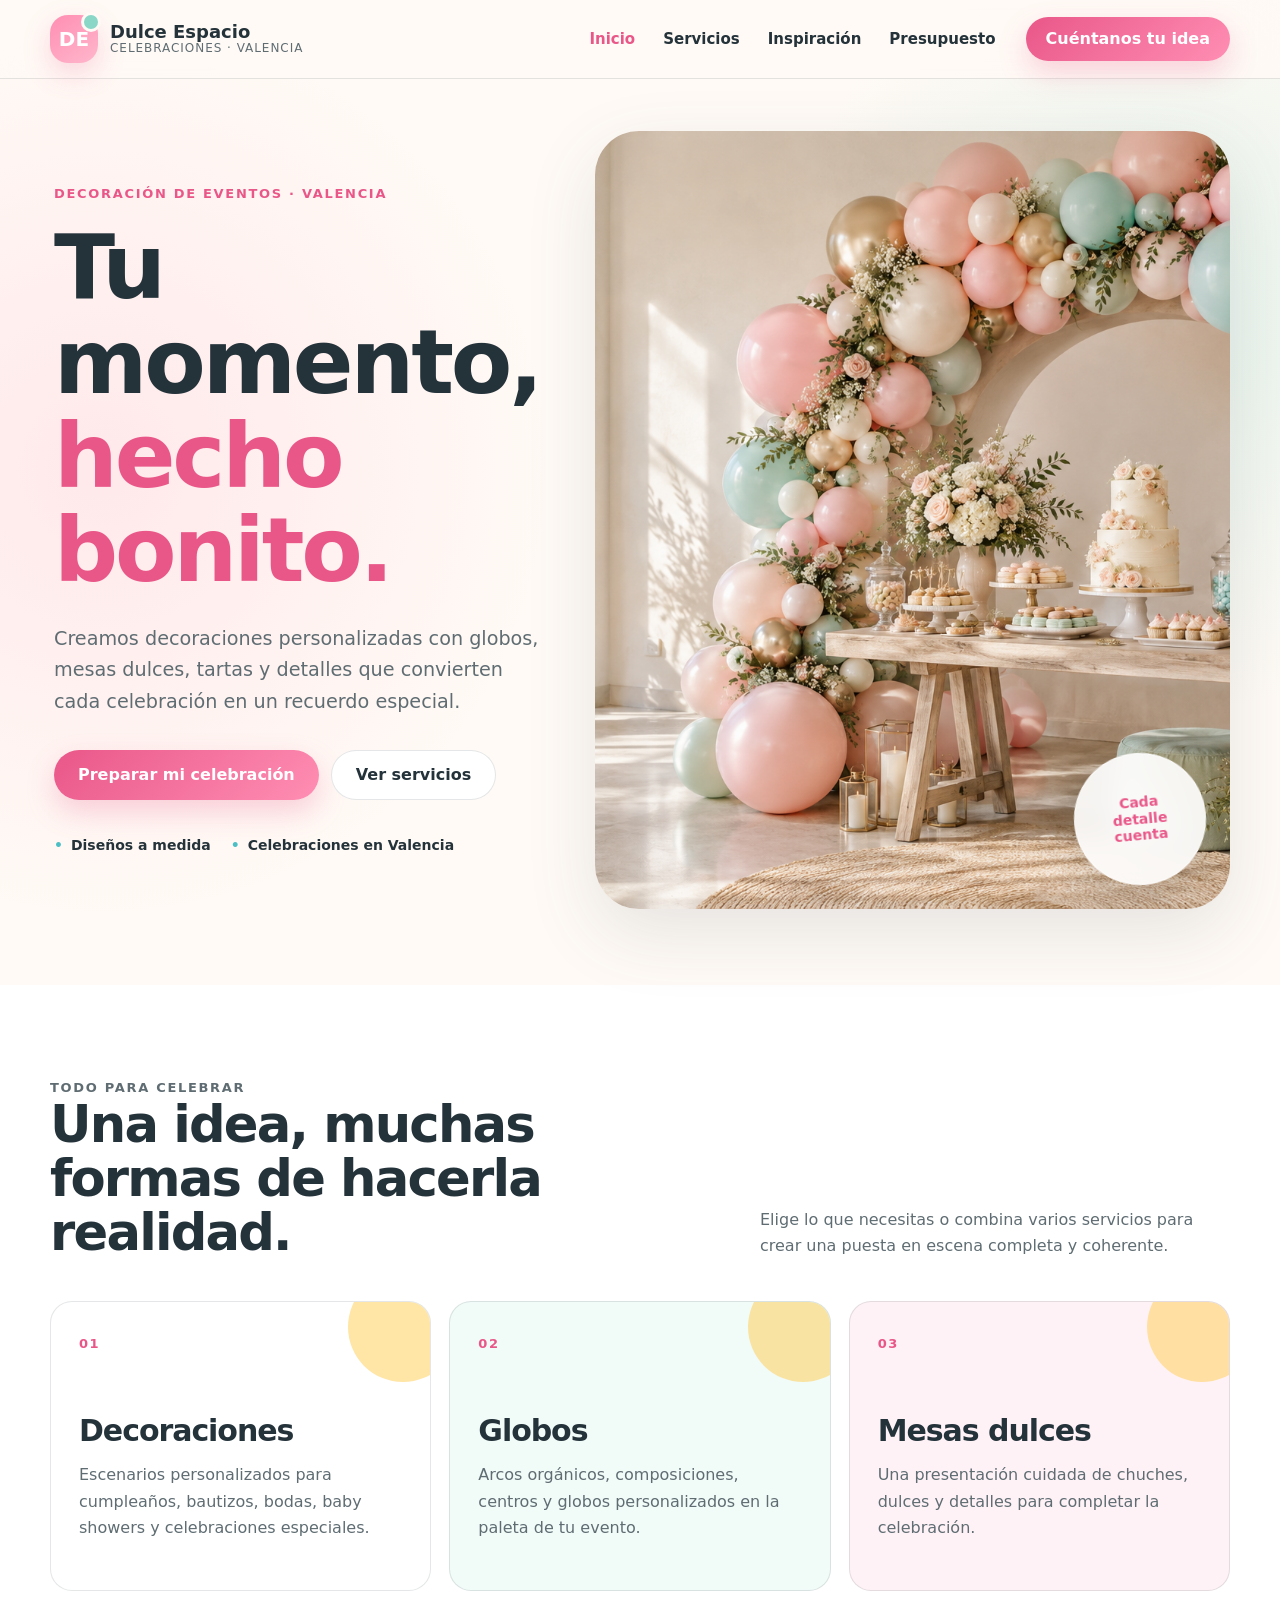
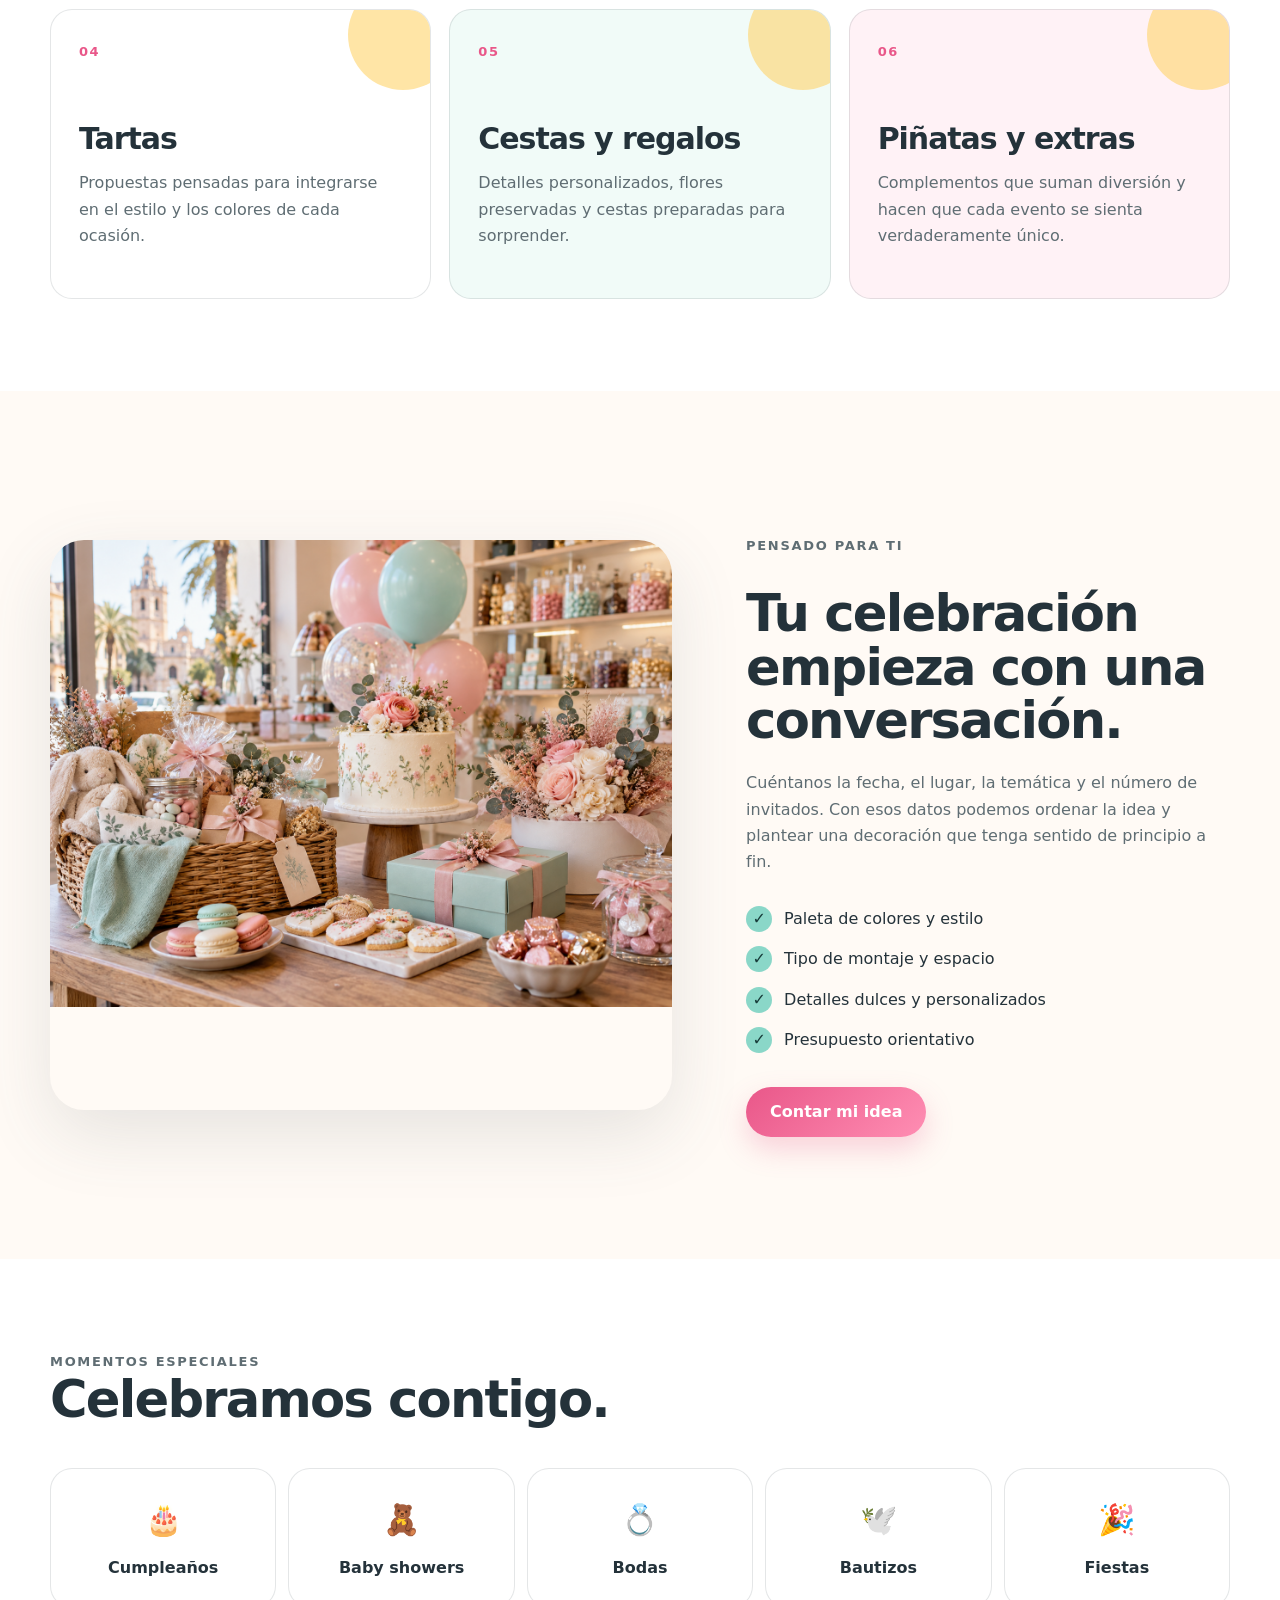
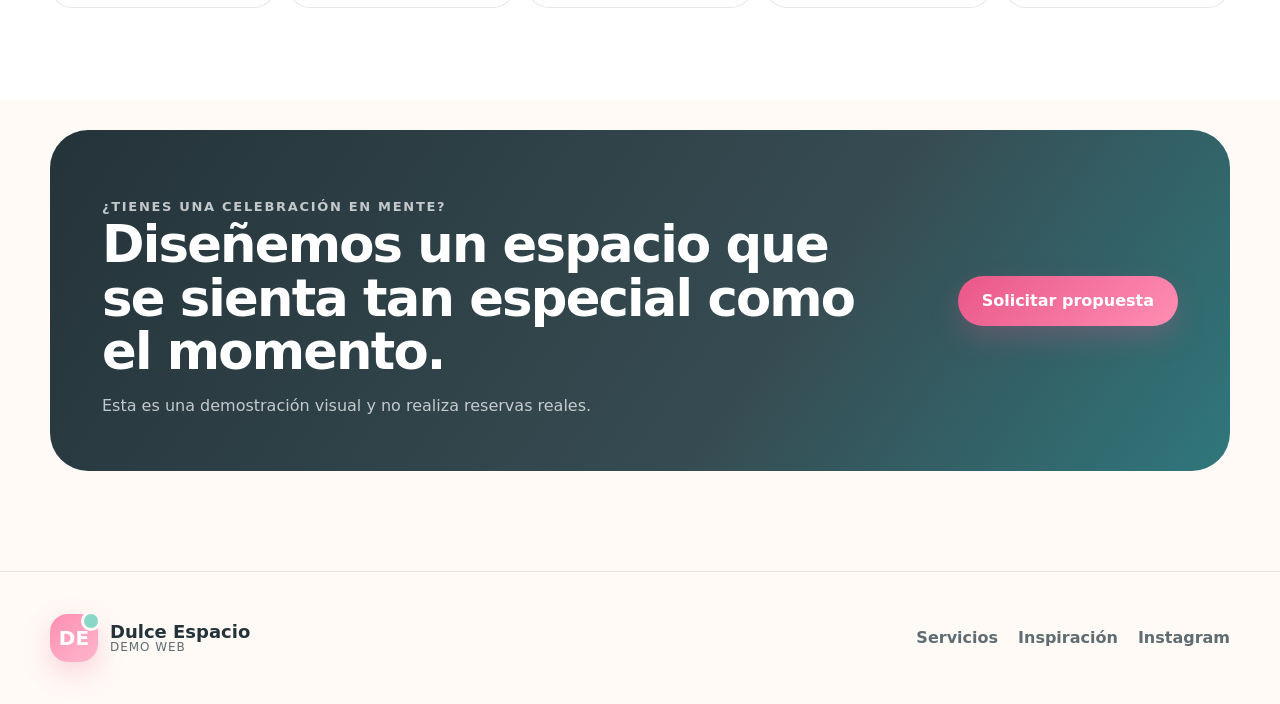
<file: index.html>
<!doctype html>
<html lang="es">
<head>
  <meta charset="utf-8">
  <meta name="viewport" content="width=device-width, initial-scale=1">
  <meta name="description" content="Demo web para Dulce Espacio: decoración personalizada de eventos, globos, mesas dulces y detalles en Valencia.">
  <title>Dulce Espacio · Decoración de eventos en Valencia</title>
  <link rel="icon" href="favicon.svg" type="image/svg+xml">
  <link rel="stylesheet" href="styles.css">
</head>
<body>
  <header class="site-header">
    <nav class="nav shell" aria-label="Navegación principal">
      <a class="brand" href="index.html" aria-label="Dulce Espacio, inicio">
        <span class="brand-mark">DE</span>
        <span class="brand-copy"><strong>Dulce Espacio</strong><span>Celebraciones · Valencia</span></span>
      </a>
      <button class="menu-button" data-menu aria-expanded="false" aria-label="Abrir menú">☰</button>
      <div class="nav-links" data-nav-links>
        <a href="index.html" aria-current="page">Inicio</a>
        <a href="servicios.html">Servicios</a>
        <a href="galeria.html">Inspiración</a>
        <a href="presupuesto.html">Presupuesto</a>
      </div>
      <a class="button button-primary button-small nav-cta" href="presupuesto.html">Cuéntanos tu idea</a>
    </nav>
  </header>

  <main>
    <section class="hero">
      <div class="shell hero-grid">
        <div class="hero-copy">
          <p class="eyebrow">Decoración de eventos · Valencia</p>
          <h1>Tu momento, <em>hecho bonito.</em></h1>
          <p class="lead">Creamos decoraciones personalizadas con globos, mesas dulces, tartas y detalles que convierten cada celebración en un recuerdo especial.</p>
          <div class="hero-actions">
            <a class="button button-primary" href="presupuesto.html">Preparar mi celebración</a>
            <a class="button button-secondary" href="servicios.html">Ver servicios</a>
          </div>
          <div class="hero-proof"><span>Diseños a medida</span><span>Celebraciones en Valencia</span></div>
        </div>
        <div class="hero-media">
          <img src="assets/hero-evento.png" alt="Decoración elegante con arco de globos y mesa dulce en tonos pastel">
          <div class="hero-sticker">Cada detalle cuenta</div>
        </div>
      </div>
    </section>

    <section class="section section-alt">
      <div class="shell">
        <div class="section-heading">
          <div><p class="eyebrow">Todo para celebrar</p><h2>Una idea, muchas formas de hacerla realidad.</h2></div>
          <p>Elige lo que necesitas o combina varios servicios para crear una puesta en escena completa y coherente.</p>
        </div>
        <div class="card-grid">
          <article class="service-card"><span class="service-dot"></span><span class="service-number">01</span><h3>Decoraciones</h3><p>Escenarios personalizados para cumpleaños, bautizos, bodas, baby showers y celebraciones especiales.</p></article>
          <article class="service-card"><span class="service-dot"></span><span class="service-number">02</span><h3>Globos</h3><p>Arcos orgánicos, composiciones, centros y globos personalizados en la paleta de tu evento.</p></article>
          <article class="service-card"><span class="service-dot"></span><span class="service-number">03</span><h3>Mesas dulces</h3><p>Una presentación cuidada de chuches, dulces y detalles para completar la celebración.</p></article>
          <article class="service-card"><span class="service-dot"></span><span class="service-number">04</span><h3>Tartas</h3><p>Propuestas pensadas para integrarse en el estilo y los colores de cada ocasión.</p></article>
          <article class="service-card"><span class="service-dot"></span><span class="service-number">05</span><h3>Cestas y regalos</h3><p>Detalles personalizados, flores preservadas y cestas preparadas para sorprender.</p></article>
          <article class="service-card"><span class="service-dot"></span><span class="service-number">06</span><h3>Piñatas y extras</h3><p>Complementos que suman diversión y hacen que cada evento se sienta verdaderamente único.</p></article>
        </div>
      </div>
    </section>

    <section class="section">
      <div class="shell editorial">
        <div class="editorial-media"><img src="assets/detalles-regalos.png" alt="Cesta de regalo, tarta y detalles artesanales en tonos pastel"></div>
        <div class="editorial-copy">
          <p class="eyebrow">Pensado para ti</p>
          <h2>Tu celebración empieza con una conversación.</h2>
          <p>Cuéntanos la fecha, el lugar, la temática y el número de invitados. Con esos datos podemos ordenar la idea y plantear una decoración que tenga sentido de principio a fin.</p>
          <ul class="check-list"><li>Paleta de colores y estilo</li><li>Tipo de montaje y espacio</li><li>Detalles dulces y personalizados</li><li>Presupuesto orientativo</li></ul>
          <a class="button button-primary" href="presupuesto.html">Contar mi idea</a>
        </div>
      </div>
    </section>

    <section class="section section-alt">
      <div class="shell">
        <div class="section-heading"><div><p class="eyebrow">Momentos especiales</p><h2>Celebramos contigo.</h2></div></div>
        <div class="occasion-strip">
          <div class="occasion"><span>🎂</span>Cumpleaños</div><div class="occasion"><span>🧸</span>Baby showers</div><div class="occasion"><span>💍</span>Bodas</div><div class="occasion"><span>🕊️</span>Bautizos</div><div class="occasion"><span>🎉</span>Fiestas</div>
        </div>
      </div>
    </section>

    <section class="shell quote-band">
      <div><p class="eyebrow">¿Tienes una celebración en mente?</p><h2>Diseñemos un espacio que se sienta tan especial como el momento.</h2><p>Esta es una demostración visual y no realiza reservas reales.</p></div>
      <a class="button button-primary" href="presupuesto.html">Solicitar propuesta</a>
    </section>
  </main>

  <footer class="site-footer"><div class="shell footer-grid"><a class="brand" href="index.html"><span class="brand-mark">DE</span><span class="brand-copy"><strong>Dulce Espacio</strong><span>Demo web</span></span></a><div class="footer-links"><a href="servicios.html">Servicios</a><a href="galeria.html">Inspiración</a><a href="https://www.instagram.com/dulceespacio_vlc/">Instagram</a></div></div></footer>
  <script src="script.js"></script>
</body>
</html>
</file>
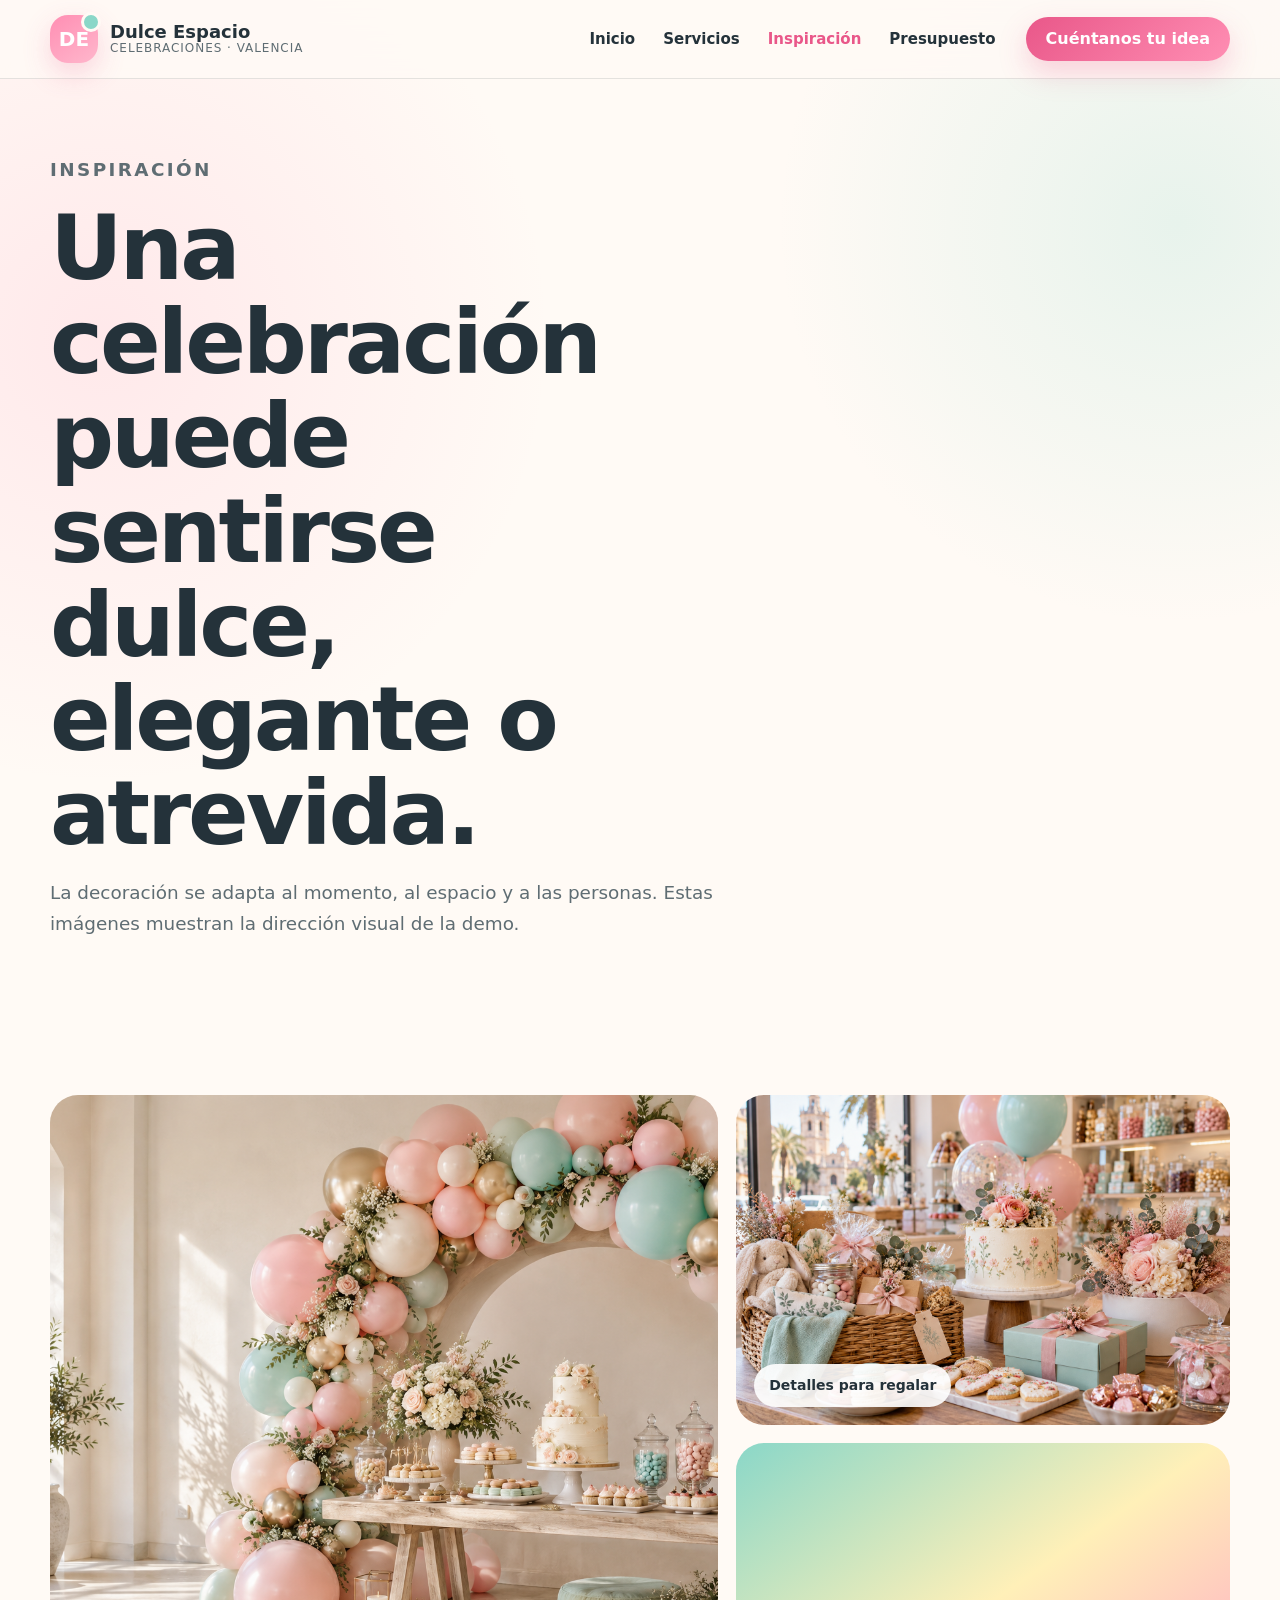
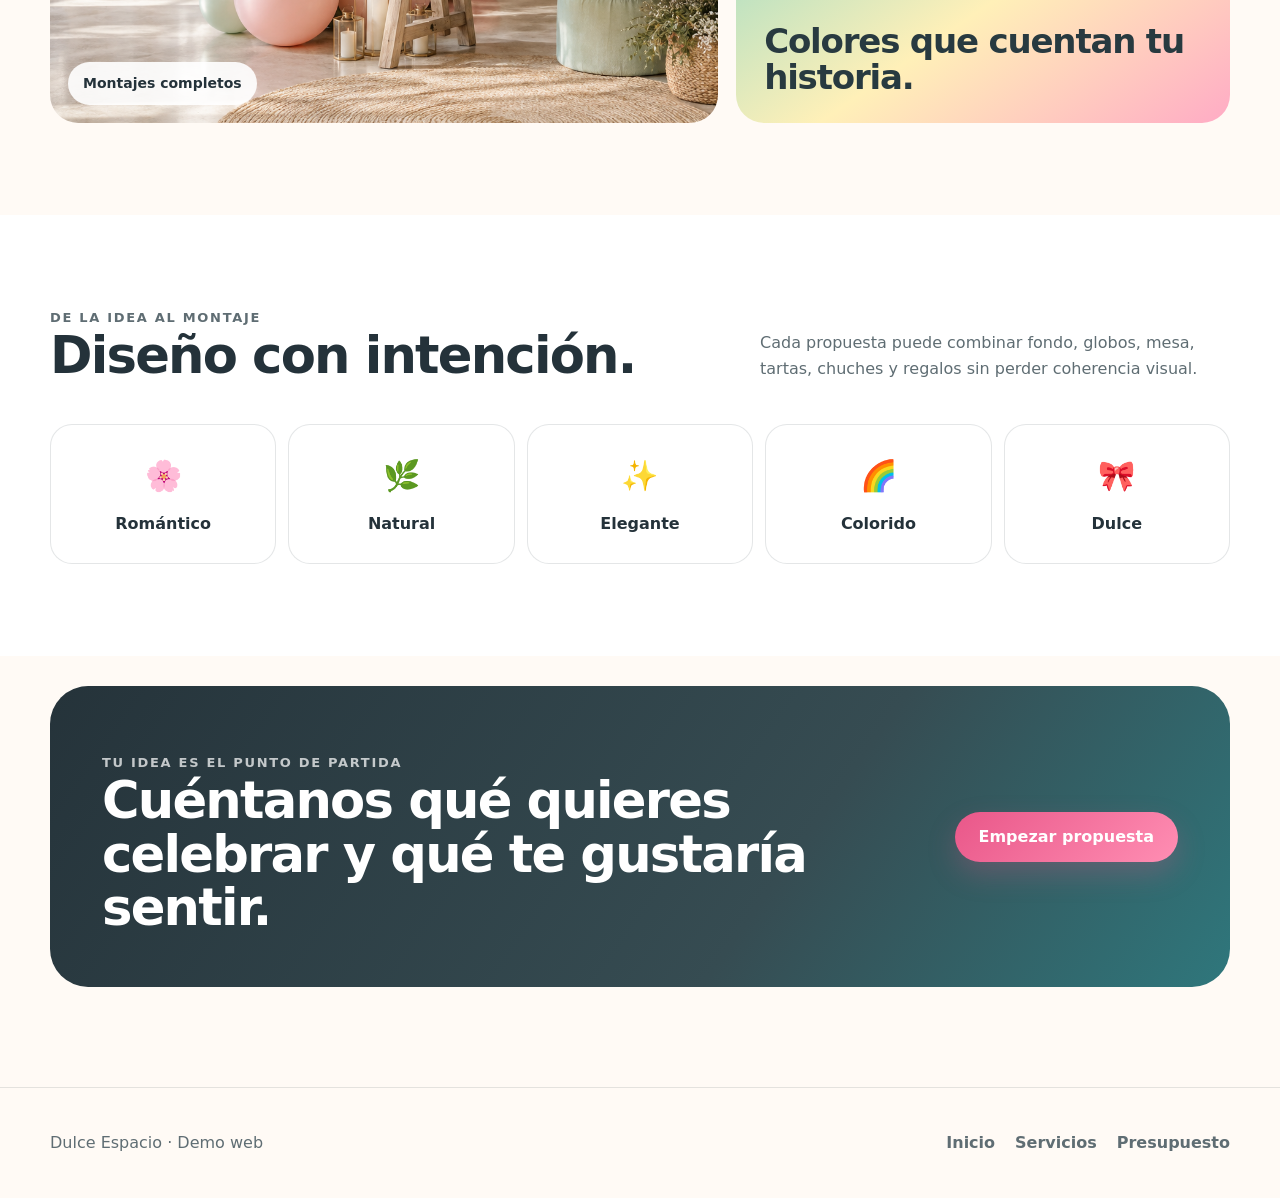
<file: galeria.html>
<!doctype html>
<html lang="es"><head><meta charset="utf-8"><meta name="viewport" content="width=device-width, initial-scale=1"><meta name="description" content="Inspiración para celebraciones personalizadas de Dulce Espacio en Valencia."><title>Inspiración · Dulce Espacio</title><link rel="icon" href="favicon.svg" type="image/svg+xml"><link rel="stylesheet" href="styles.css"></head>
<body>
<header class="site-header"><nav class="nav shell" aria-label="Navegación principal"><a class="brand" href="index.html"><span class="brand-mark">DE</span><span class="brand-copy"><strong>Dulce Espacio</strong><span>Celebraciones · Valencia</span></span></a><button class="menu-button" data-menu aria-expanded="false" aria-label="Abrir menú">☰</button><div class="nav-links" data-nav-links><a href="index.html">Inicio</a><a href="servicios.html">Servicios</a><a href="galeria.html" aria-current="page">Inspiración</a><a href="presupuesto.html">Presupuesto</a></div><a class="button button-primary button-small nav-cta" href="presupuesto.html">Cuéntanos tu idea</a></nav></header>
<main>
<section class="page-hero"><div class="shell"><p class="eyebrow">Inspiración</p><h1>Una celebración puede sentirse dulce, elegante o atrevida.</h1><p>La decoración se adapta al momento, al espacio y a las personas. Estas imágenes muestran la dirección visual de la demo.</p></div></section>
<section class="section"><div class="shell mosaic"><div class="mosaic-card"><img src="assets/hero-evento.png" alt="Arco de globos y mesa dulce"><span class="mosaic-caption">Montajes completos</span></div><div class="mosaic-card"><img src="assets/detalles-regalos.png" alt="Tarta, cestas y regalos personalizados"><span class="mosaic-caption">Detalles para regalar</span></div><div class="mosaic-card color-card"><h3>Colores que cuentan tu historia.</h3></div></div></section>
<section class="section section-alt"><div class="shell"><div class="section-heading"><div><p class="eyebrow">De la idea al montaje</p><h2>Diseño con intención.</h2></div><p>Cada propuesta puede combinar fondo, globos, mesa, tartas, chuches y regalos sin perder coherencia visual.</p></div><div class="occasion-strip"><div class="occasion"><span>🌸</span>Romántico</div><div class="occasion"><span>🌿</span>Natural</div><div class="occasion"><span>✨</span>Elegante</div><div class="occasion"><span>🌈</span>Colorido</div><div class="occasion"><span>🎀</span>Dulce</div></div></div></section>
<section class="shell quote-band"><div><p class="eyebrow">Tu idea es el punto de partida</p><h2>Cuéntanos qué quieres celebrar y qué te gustaría sentir.</h2></div><a class="button button-primary" href="presupuesto.html">Empezar propuesta</a></section>
</main><footer class="site-footer"><div class="shell footer-grid"><span class="muted">Dulce Espacio · Demo web</span><div class="footer-links"><a href="index.html">Inicio</a><a href="servicios.html">Servicios</a><a href="presupuesto.html">Presupuesto</a></div></div></footer><script src="script.js"></script></body></html>
</file>
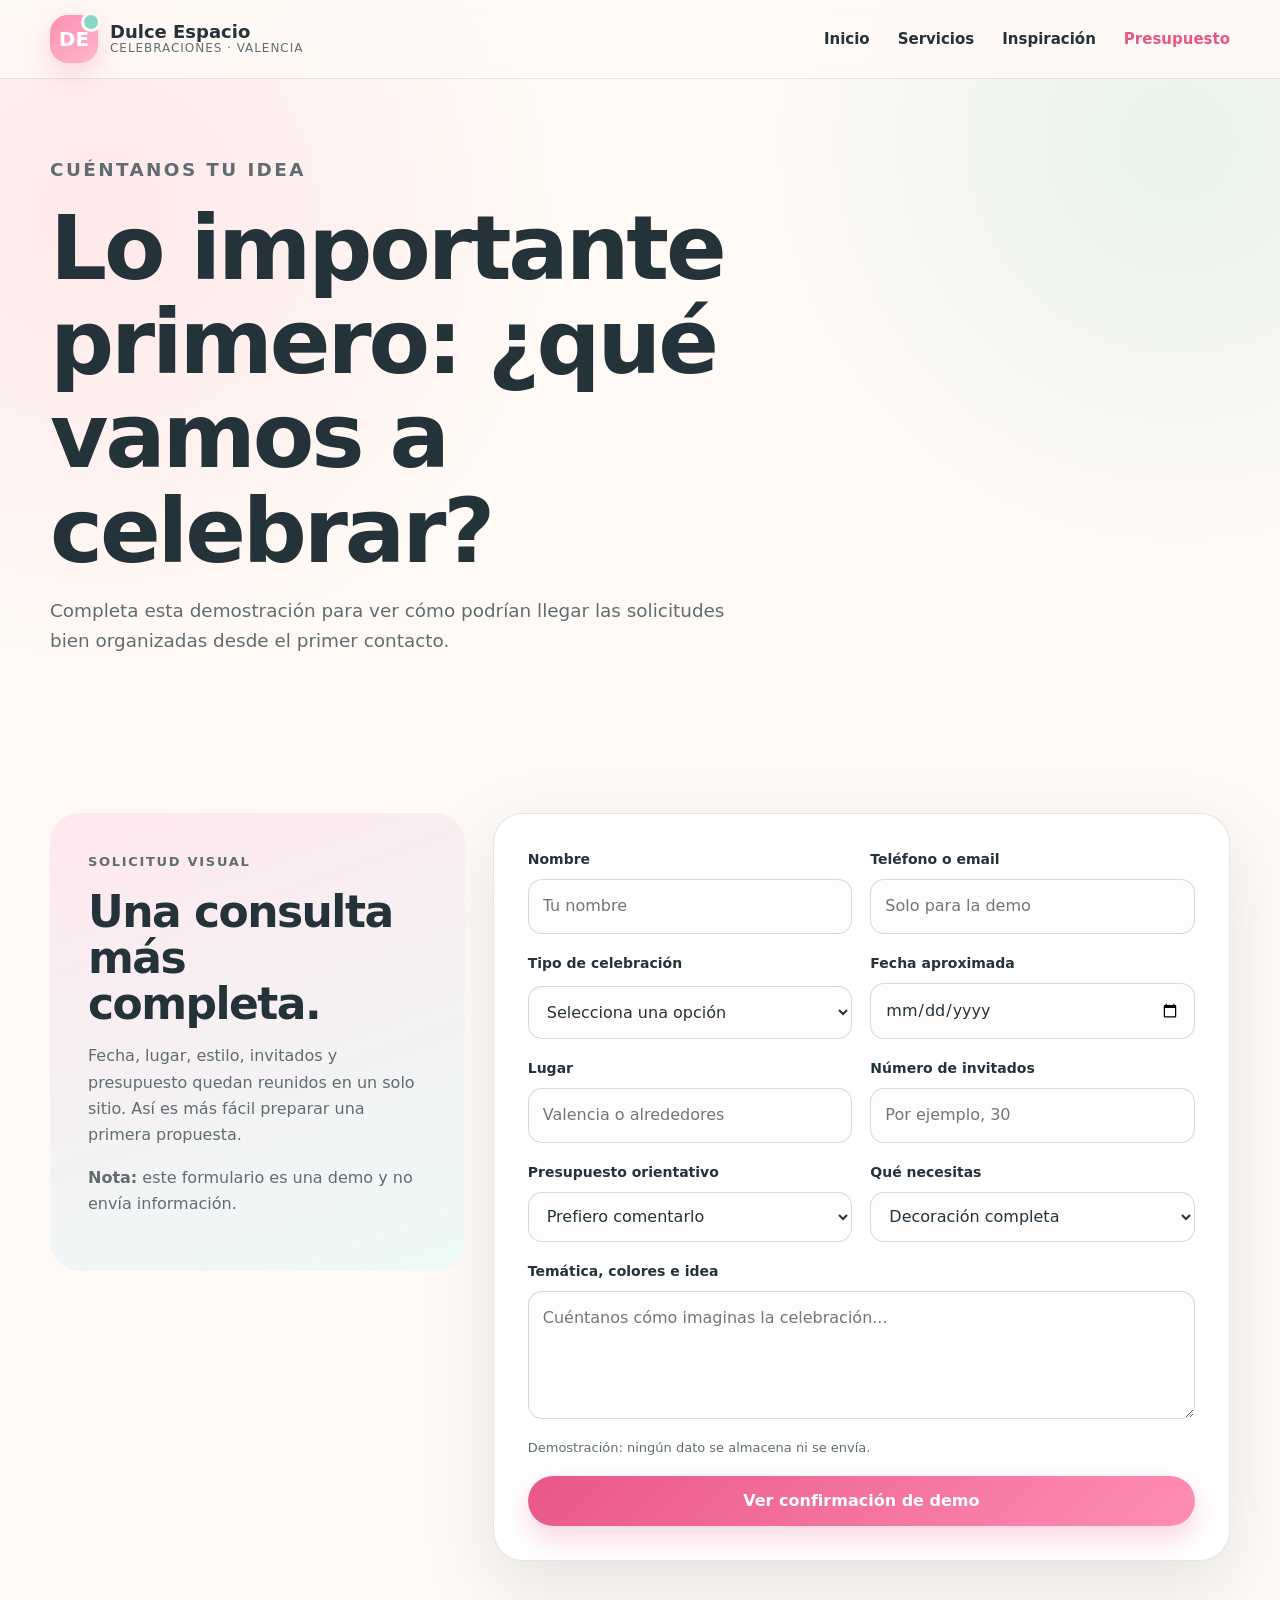
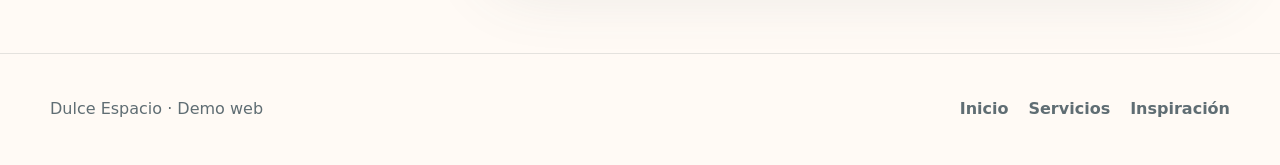
<file: presupuesto.html>
<!doctype html>
<html lang="es"><head><meta charset="utf-8"><meta name="viewport" content="width=device-width, initial-scale=1"><meta name="description" content="Formulario de demostración para solicitar una propuesta de decoración a Dulce Espacio."><title>Cuéntanos tu idea · Dulce Espacio</title><link rel="icon" href="favicon.svg" type="image/svg+xml"><link rel="stylesheet" href="styles.css"></head>
<body>
<header class="site-header"><nav class="nav shell" aria-label="Navegación principal"><a class="brand" href="index.html"><span class="brand-mark">DE</span><span class="brand-copy"><strong>Dulce Espacio</strong><span>Celebraciones · Valencia</span></span></a><button class="menu-button" data-menu aria-expanded="false" aria-label="Abrir menú">☰</button><div class="nav-links" data-nav-links><a href="index.html">Inicio</a><a href="servicios.html">Servicios</a><a href="galeria.html">Inspiración</a><a href="presupuesto.html" aria-current="page">Presupuesto</a></div></nav></header>
<main>
<section class="page-hero"><div class="shell"><p class="eyebrow">Cuéntanos tu idea</p><h1>Lo importante primero: ¿qué vamos a celebrar?</h1><p>Completa esta demostración para ver cómo podrían llegar las solicitudes bien organizadas desde el primer contacto.</p></div></section>
<section class="section"><div class="shell form-layout"><aside class="form-intro"><p class="eyebrow">Solicitud visual</p><h2>Una consulta más completa.</h2><p>Fecha, lugar, estilo, invitados y presupuesto quedan reunidos en un solo sitio. Así es más fácil preparar una primera propuesta.</p><p class="muted"><strong>Nota:</strong> este formulario es una demo y no envía información.</p></aside>
<form class="demo-form" data-demo-form>
<div class="field"><label for="nombre">Nombre</label><input id="nombre" name="nombre" autocomplete="name" placeholder="Tu nombre" required></div>
<div class="field"><label for="contacto">Teléfono o email</label><input id="contacto" name="contacto" placeholder="Solo para la demo" required></div>
<div class="field"><label for="evento">Tipo de celebración</label><select id="evento" name="evento" required><option value="">Selecciona una opción</option><option>Cumpleaños</option><option>Baby shower</option><option>Bautizo</option><option>Boda</option><option>Celebración fallera</option><option>Otro</option></select></div>
<div class="field"><label for="fecha">Fecha aproximada</label><input id="fecha" name="fecha" type="date" required></div>
<div class="field"><label for="lugar">Lugar</label><input id="lugar" name="lugar" placeholder="Valencia o alrededores"></div>
<div class="field"><label for="invitados">Número de invitados</label><input id="invitados" name="invitados" type="number" min="1" placeholder="Por ejemplo, 30"></div>
<div class="field"><label for="presupuesto">Presupuesto orientativo</label><select id="presupuesto" name="presupuesto"><option value="">Prefiero comentarlo</option><option>Hasta 250 €</option><option>250–500 €</option><option>500–900 €</option><option>Más de 900 €</option></select></div>
<div class="field"><label for="servicios">Qué necesitas</label><select id="servicios" name="servicios"><option>Decoración completa</option><option>Globos personalizados</option><option>Mesa dulce</option><option>Tarta y dulces</option><option>Cesta o regalo</option><option>Varios servicios</option></select></div>
<div class="field field-full"><label for="idea">Temática, colores e idea</label><textarea id="idea" name="idea" placeholder="Cuéntanos cómo imaginas la celebración..."></textarea></div>
<p class="form-note">Demostración: ningún dato se almacena ni se envía.</p>
<button class="button button-primary field-full" type="submit">Ver confirmación de demo</button>
<div class="demo-message" data-demo-message role="status">¡Idea preparada! En una web real, Dulce Espacio recibiría aquí la solicitud completa para responder con una propuesta.</div>
</form></div></section>
</main><footer class="site-footer"><div class="shell footer-grid"><span class="muted">Dulce Espacio · Demo web</span><div class="footer-links"><a href="index.html">Inicio</a><a href="servicios.html">Servicios</a><a href="galeria.html">Inspiración</a></div></div></footer><script src="script.js"></script></body></html>
</file>
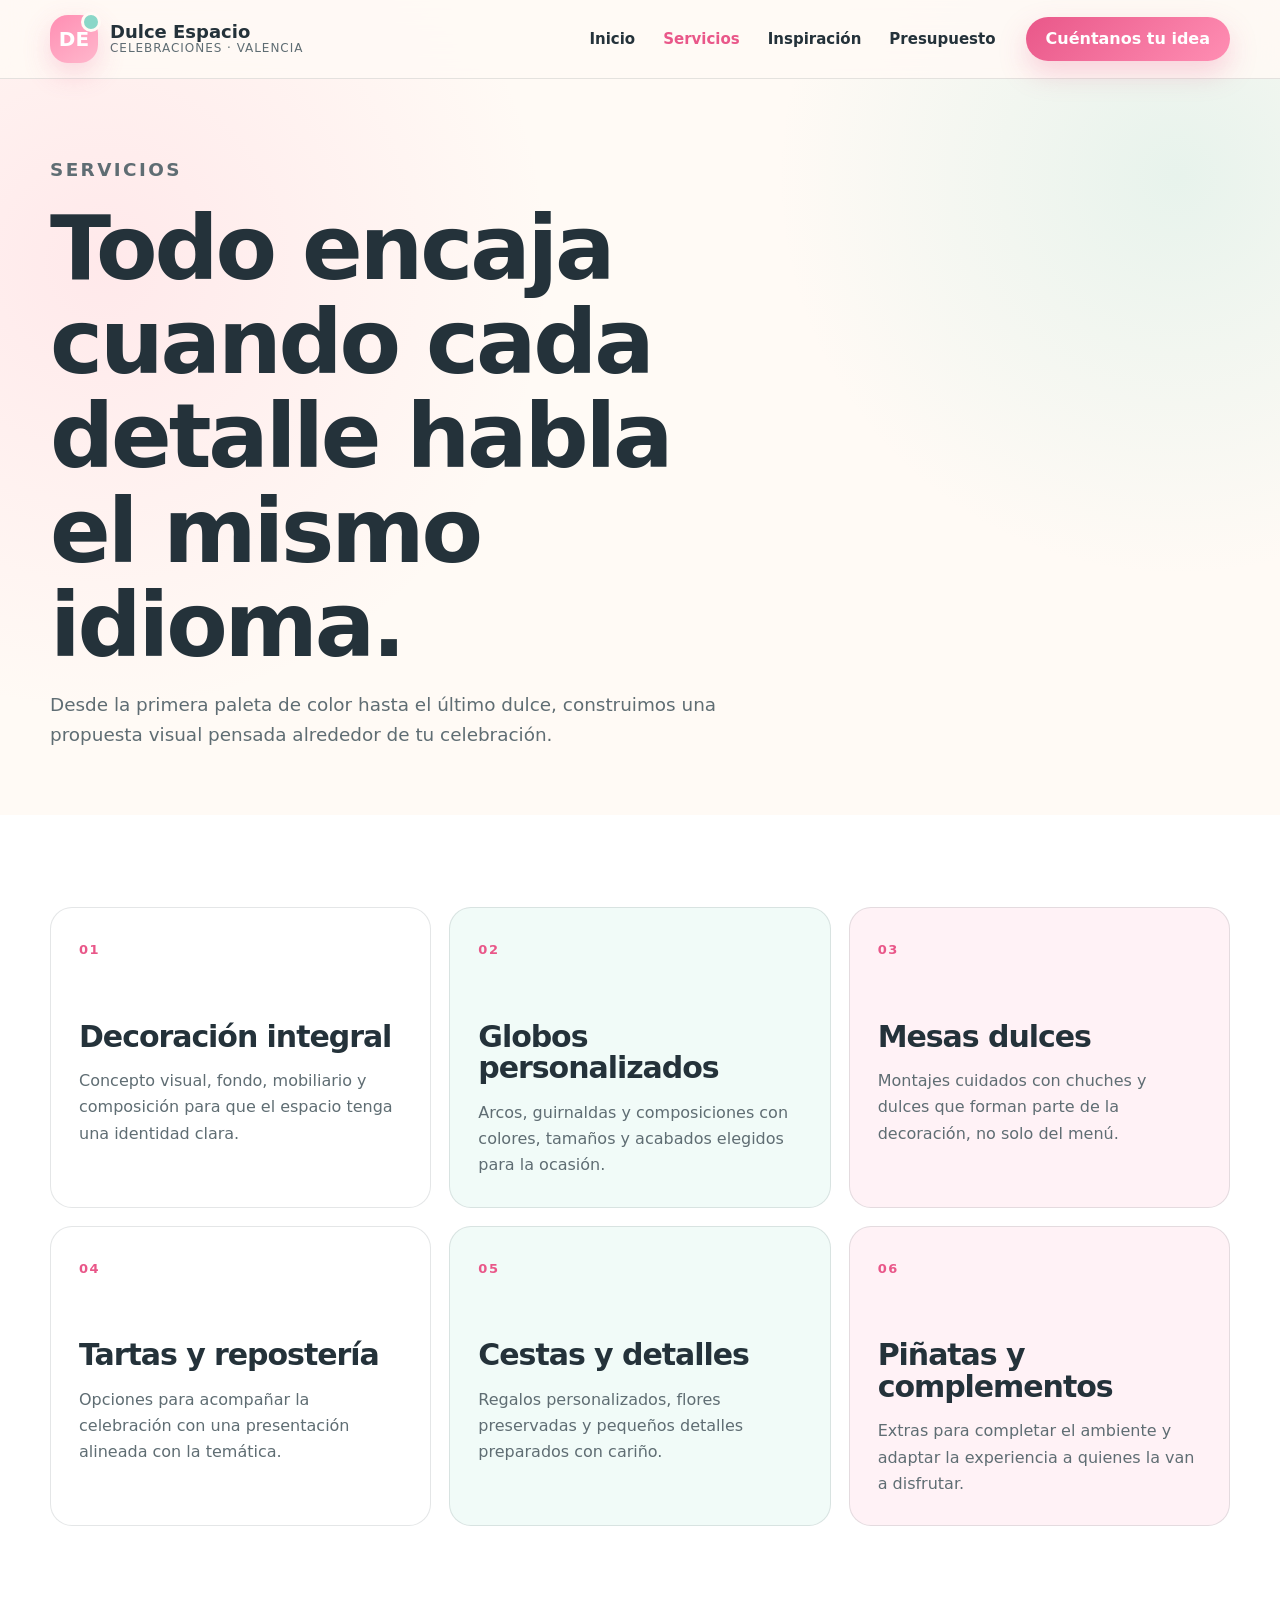
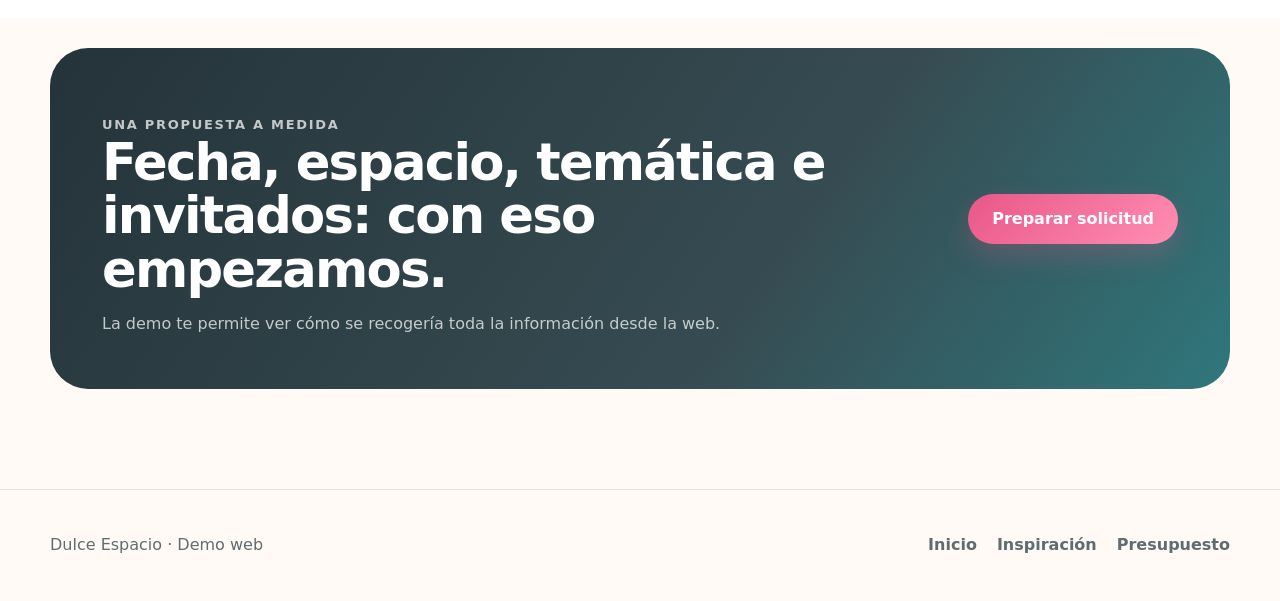
<file: servicios.html>
<!doctype html>
<html lang="es"><head><meta charset="utf-8"><meta name="viewport" content="width=device-width, initial-scale=1"><meta name="description" content="Servicios de decoración, globos, mesas dulces, tartas y detalles de Dulce Espacio."><title>Servicios · Dulce Espacio</title><link rel="icon" href="favicon.svg" type="image/svg+xml"><link rel="stylesheet" href="styles.css"></head>
<body>
<header class="site-header"><nav class="nav shell" aria-label="Navegación principal"><a class="brand" href="index.html"><span class="brand-mark">DE</span><span class="brand-copy"><strong>Dulce Espacio</strong><span>Celebraciones · Valencia</span></span></a><button class="menu-button" data-menu aria-expanded="false" aria-label="Abrir menú">☰</button><div class="nav-links" data-nav-links><a href="index.html">Inicio</a><a href="servicios.html" aria-current="page">Servicios</a><a href="galeria.html">Inspiración</a><a href="presupuesto.html">Presupuesto</a></div><a class="button button-primary button-small nav-cta" href="presupuesto.html">Cuéntanos tu idea</a></nav></header>
<main>
<section class="page-hero"><div class="shell"><p class="eyebrow">Servicios</p><h1>Todo encaja cuando cada detalle habla el mismo idioma.</h1><p>Desde la primera paleta de color hasta el último dulce, construimos una propuesta visual pensada alrededor de tu celebración.</p></div></section>
<section class="section section-alt"><div class="shell"><div class="card-grid"><article class="service-card"><span class="service-number">01</span><h3>Decoración integral</h3><p>Concepto visual, fondo, mobiliario y composición para que el espacio tenga una identidad clara.</p></article><article class="service-card"><span class="service-number">02</span><h3>Globos personalizados</h3><p>Arcos, guirnaldas y composiciones con colores, tamaños y acabados elegidos para la ocasión.</p></article><article class="service-card"><span class="service-number">03</span><h3>Mesas dulces</h3><p>Montajes cuidados con chuches y dulces que forman parte de la decoración, no solo del menú.</p></article><article class="service-card"><span class="service-number">04</span><h3>Tartas y repostería</h3><p>Opciones para acompañar la celebración con una presentación alineada con la temática.</p></article><article class="service-card"><span class="service-number">05</span><h3>Cestas y detalles</h3><p>Regalos personalizados, flores preservadas y pequeños detalles preparados con cariño.</p></article><article class="service-card"><span class="service-number">06</span><h3>Piñatas y complementos</h3><p>Extras para completar el ambiente y adaptar la experiencia a quienes la van a disfrutar.</p></article></div></div></section>
<section class="shell quote-band"><div><p class="eyebrow">Una propuesta a medida</p><h2>Fecha, espacio, temática e invitados: con eso empezamos.</h2><p>La demo te permite ver cómo se recogería toda la información desde la web.</p></div><a class="button button-primary" href="presupuesto.html">Preparar solicitud</a></section>
</main>
<footer class="site-footer"><div class="shell footer-grid"><span class="muted">Dulce Espacio · Demo web</span><div class="footer-links"><a href="index.html">Inicio</a><a href="galeria.html">Inspiración</a><a href="presupuesto.html">Presupuesto</a></div></div></footer><script src="script.js"></script></body></html>
</file>
<file: styles.css>
:root {
  --ink: #24323a;
  --ink-soft: #5f6d73;
  --cream: #fffaf5;
  --paper: #ffffff;
  --pink: #ff8eb3;
  --pink-deep: #e95789;
  --mint: #8ad7c8;
  --aqua: #4cbec5;
  --yellow: #ffd670;
  --line: rgba(36, 50, 58, 0.12);
  --shadow: 0 24px 70px rgba(81, 91, 96, 0.14);
  --radius-lg: 34px;
  --radius-md: 22px;
  --font-display: "Arial Rounded MT Bold", "Trebuchet MS", system-ui, sans-serif;
  --font-body: Inter, ui-sans-serif, system-ui, -apple-system, BlinkMacSystemFont, "Segoe UI", sans-serif;
}

* { box-sizing: border-box; }
html { scroll-behavior: smooth; }
body {
  margin: 0;
  color: var(--ink);
  background:
    radial-gradient(circle at 8% 12%, rgba(255, 142, 179, .16), transparent 28rem),
    radial-gradient(circle at 92% 8%, rgba(138, 215, 200, .2), transparent 25rem),
    var(--cream);
  font-family: var(--font-body);
  font-size: 16px;
  line-height: 1.65;
}

img { display: block; max-width: 100%; }
a { color: inherit; }
button, input, select, textarea { font: inherit; }
.shell { width: min(1180px, calc(100% - 40px)); margin-inline: auto; }

.site-header {
  position: sticky;
  z-index: 20;
  top: 0;
  background: rgba(255, 250, 245, .87);
  backdrop-filter: blur(18px);
  border-bottom: 1px solid var(--line);
}
.nav { min-height: 78px; display: flex; align-items: center; gap: 30px; }
.brand { display: inline-flex; align-items: center; gap: 12px; text-decoration: none; margin-right: auto; }
.brand-mark {
  width: 48px; height: 48px; border-radius: 18px;
  display: grid; place-items: center; position: relative;
  background: linear-gradient(145deg, var(--pink), #ffb7cc);
  box-shadow: 0 10px 28px rgba(233, 87, 137, .24);
  color: white; font: 800 20px/1 var(--font-display);
}
.brand-mark::after { content: ""; position: absolute; width: 14px; height: 14px; border-radius: 50%; background: var(--mint); right: -3px; top: -3px; border: 3px solid var(--cream); }
.brand-copy { display: grid; line-height: 1.15; }
.brand-copy strong { font: 800 18px/1.1 var(--font-display); }
.brand-copy span { color: var(--ink-soft); font-size: 12px; letter-spacing: .08em; text-transform: uppercase; }
.nav-links { display: flex; align-items: center; gap: 28px; }
.nav-links a { text-decoration: none; font-weight: 750; font-size: 15px; }
.nav-links a:hover, .nav-links a[aria-current="page"] { color: var(--pink-deep); }
.menu-button { display: none; border: 0; background: transparent; font-size: 26px; color: var(--ink); }

.button {
  display: inline-flex; align-items: center; justify-content: center; min-height: 50px;
  padding: 0 24px; border: 0; border-radius: 999px; text-decoration: none;
  font-weight: 800; cursor: pointer; transition: transform .2s ease, box-shadow .2s ease;
}
.button:hover { transform: translateY(-2px); }
.button-primary { color: white; background: linear-gradient(135deg, var(--pink-deep), var(--pink)); box-shadow: 0 12px 28px rgba(233,87,137,.25); }
.button-secondary { background: white; border: 1px solid var(--line); }
.button-small { min-height: 44px; padding-inline: 20px; }

.hero { padding: 52px 0 76px; }
.hero-grid { min-height: 610px; display: grid; grid-template-columns: .9fr 1.1fr; gap: 26px; align-items: stretch; }
.hero-copy { padding: 52px 20px 52px 4px; display: flex; flex-direction: column; justify-content: center; }
.eyebrow { margin: 0 0 16px; color: var(--pink-deep); font-weight: 900; font-size: 13px; letter-spacing: .13em; text-transform: uppercase; }
h1, h2, h3 { margin: 0; font-family: var(--font-display); line-height: 1.05; letter-spacing: -.035em; }
h1 { max-width: 690px; font-size: clamp(3.5rem, 7vw, 6.9rem); }
h1 em { color: var(--pink-deep); font-style: normal; }
.lead { max-width: 610px; margin: 26px 0 32px; color: var(--ink-soft); font-size: clamp(1.05rem, 1.5vw, 1.25rem); }
.hero-actions { display: flex; flex-wrap: wrap; gap: 12px; }
.hero-proof { display: flex; flex-wrap: wrap; gap: 20px; margin-top: 34px; font-size: 14px; font-weight: 750; }
.hero-proof span::before { content: "•"; color: var(--aqua); margin-right: 8px; }
.hero-media { position: relative; min-height: 560px; overflow: hidden; border-radius: 44px; box-shadow: var(--shadow); }
.hero-media img { width: 100%; height: 100%; object-fit: cover; object-position: 52% center; }
.hero-sticker {
  position: absolute; right: 24px; bottom: 24px; width: 132px; height: 132px; border-radius: 50%;
  display: grid; place-items: center; text-align: center; padding: 18px; background: rgba(255,255,255,.9);
  border: 1px solid rgba(255,255,255,.7); backdrop-filter: blur(12px); color: var(--pink-deep);
  font: 900 14px/1.2 var(--font-display); transform: rotate(-5deg); box-shadow: 0 10px 40px rgba(35, 50, 58, .18);
}

.section { padding: 92px 0; }
.section-alt { background: #fff; }
.section-heading { display: flex; align-items: end; justify-content: space-between; gap: 32px; margin-bottom: 42px; }
.section-heading h2 { font-size: clamp(2.3rem, 4vw, 4.4rem); max-width: 720px; }
.section-heading p { max-width: 470px; margin: 0; color: var(--ink-soft); }
.card-grid { display: grid; grid-template-columns: repeat(3, 1fr); gap: 18px; }
.service-card { position: relative; min-height: 290px; padding: 28px; overflow: hidden; border: 1px solid var(--line); border-radius: var(--radius-md); background: var(--paper); }
.service-card:nth-child(3n+2) { background: #f1fbf8; }
.service-card:nth-child(3n+3) { background: #fff2f6; }
.service-number { color: var(--pink-deep); font-weight: 900; letter-spacing: .12em; font-size: 13px; }
.service-card h3 { margin-top: 58px; font-size: 30px; }
.service-card p { margin-bottom: 0; color: var(--ink-soft); }
.service-dot { position: absolute; right: -28px; top: -30px; width: 110px; height: 110px; border-radius: 50%; background: var(--yellow); opacity: .62; }

.editorial { display: grid; grid-template-columns: 1.08fr .92fr; gap: 28px; align-items: center; }
.editorial-media { min-height: 570px; border-radius: var(--radius-lg); overflow: hidden; box-shadow: var(--shadow); }
.editorial-media img { width: 100%; height: 100%; object-fit: cover; }
.editorial-copy { padding: 30px 18px 30px 46px; }
.editorial-copy h2 { font-size: clamp(2.5rem, 4vw, 4.6rem); }
.editorial-copy > p { color: var(--ink-soft); margin: 22px 0 30px; }
.check-list { display: grid; gap: 14px; padding: 0; margin: 0 0 34px; list-style: none; }
.check-list li { display: grid; grid-template-columns: 28px 1fr; gap: 10px; align-items: start; }
.check-list li::before { content: "✓"; width: 26px; height: 26px; border-radius: 50%; display: grid; place-items: center; background: var(--mint); color: #173b39; font-weight: 900; }

.occasion-strip { display: grid; grid-template-columns: repeat(5, 1fr); gap: 12px; }
.occasion { padding: 26px 20px; border-radius: 22px; text-align: center; background: white; border: 1px solid var(--line); font-weight: 850; }
.occasion span { display: block; font-size: 30px; margin-bottom: 10px; }

.quote-band { margin: 30px auto 100px; padding: 52px; border-radius: 38px; color: white; background: linear-gradient(125deg, #25333a, #364c52 62%, #2f777c); display: flex; align-items: center; justify-content: space-between; gap: 32px; }
.quote-band h2 { max-width: 760px; font-size: clamp(2.2rem, 4vw, 4rem); }
.quote-band p { margin: 14px 0 0; color: rgba(255,255,255,.72); }

.page-hero { padding: 76px 0 46px; }
.page-hero h1 { font-size: clamp(3.3rem, 7vw, 6.5rem); }
.page-hero p { max-width: 690px; font-size: 1.15rem; color: var(--ink-soft); }
.mosaic { display: grid; grid-template-columns: 1.15fr .85fr; grid-template-rows: 330px 280px; gap: 18px; }
.mosaic-card { border-radius: 28px; overflow: hidden; position: relative; background: #f8eaf0; }
.mosaic-card img { width: 100%; height: 100%; object-fit: cover; }
.mosaic-card:first-child { grid-row: 1 / 3; }
.mosaic-caption { position: absolute; left: 18px; bottom: 18px; padding: 10px 15px; border-radius: 999px; background: rgba(255,255,255,.9); font-weight: 800; font-size: 14px; }
.color-card { display: flex; align-items: end; padding: 28px; background: linear-gradient(145deg, #8ad7c8, #fff0b8 54%, #ffabc5); }
.color-card h3 { font-size: 34px; color: #283a40; }

.form-layout { display: grid; grid-template-columns: .72fr 1.28fr; gap: 28px; align-items: start; }
.form-intro { position: sticky; top: 110px; padding: 38px; border-radius: 30px; background: linear-gradient(160deg, #ffe8ef, #ecfaf7); }
.form-intro h2 { font-size: 44px; }
.form-intro p { color: var(--ink-soft); }
.demo-form { display: grid; grid-template-columns: 1fr 1fr; gap: 18px; padding: 34px; border-radius: 30px; background: white; border: 1px solid var(--line); box-shadow: var(--shadow); }
.field { display: grid; gap: 8px; }
.field-full { grid-column: 1 / -1; }
.field label { font-weight: 800; font-size: 14px; }
.field input, .field select, .field textarea { width: 100%; border: 1px solid rgba(36,50,58,.18); border-radius: 14px; padding: 13px 14px; color: var(--ink); background: #fffdfb; min-height: 50px; }
.field textarea { min-height: 128px; resize: vertical; }
.field input:focus, .field select:focus, .field textarea:focus { outline: 3px solid rgba(76,190,197,.22); border-color: var(--aqua); }
.form-note { grid-column: 1 / -1; margin: 0; color: var(--ink-soft); font-size: 13px; }
.demo-message { display: none; grid-column: 1 / -1; padding: 16px; border-radius: 14px; background: #e9faf6; color: #1f5551; font-weight: 750; }
.demo-message.show { display: block; }

.site-footer { padding: 42px 0; border-top: 1px solid var(--line); }
.footer-grid { display: flex; align-items: center; justify-content: space-between; gap: 24px; }
.footer-links { display: flex; flex-wrap: wrap; gap: 20px; }
.footer-links a { text-decoration: none; font-weight: 700; color: var(--ink-soft); }
.muted { color: var(--ink-soft); }

@media (max-width: 900px) {
  .menu-button { display: block; }
  .nav-cta { display: none; }
  .nav-links { display: none; position: absolute; top: 78px; left: 20px; right: 20px; padding: 22px; border-radius: 20px; background: white; box-shadow: var(--shadow); flex-direction: column; align-items: stretch; }
  .nav-links.open { display: flex; }
  .hero-grid, .editorial, .form-layout { grid-template-columns: 1fr; }
  .hero-copy { padding-top: 20px; }
  .hero-media { min-height: 520px; }
  .card-grid { grid-template-columns: 1fr 1fr; }
  .occasion-strip { grid-template-columns: repeat(3, 1fr); }
  .editorial-copy { padding-left: 10px; }
  .form-intro { position: static; }
}

@media (max-width: 620px) {
  .shell { width: min(100% - 24px, 1180px); }
  .brand-copy span { display: none; }
  .hero { padding-top: 28px; }
  h1 { font-size: clamp(3rem, 16vw, 4.7rem); }
  .hero-grid { min-height: 0; }
  .hero-media { min-height: 430px; border-radius: 28px; }
  .hero-sticker { width: 105px; height: 105px; right: 14px; bottom: 14px; font-size: 12px; }
  .section { padding: 68px 0; }
  .section-heading { display: block; }
  .section-heading p { margin-top: 18px; }
  .card-grid, .occasion-strip, .demo-form { grid-template-columns: 1fr; }
  .field-full { grid-column: auto; }
  .quote-band, .footer-grid { flex-direction: column; align-items: flex-start; }
  .quote-band { padding: 34px 24px; border-radius: 28px; }
  .mosaic { grid-template-columns: 1fr; grid-template-rows: 430px 260px 230px; }
  .mosaic-card:first-child { grid-row: auto; }
}
</file>
